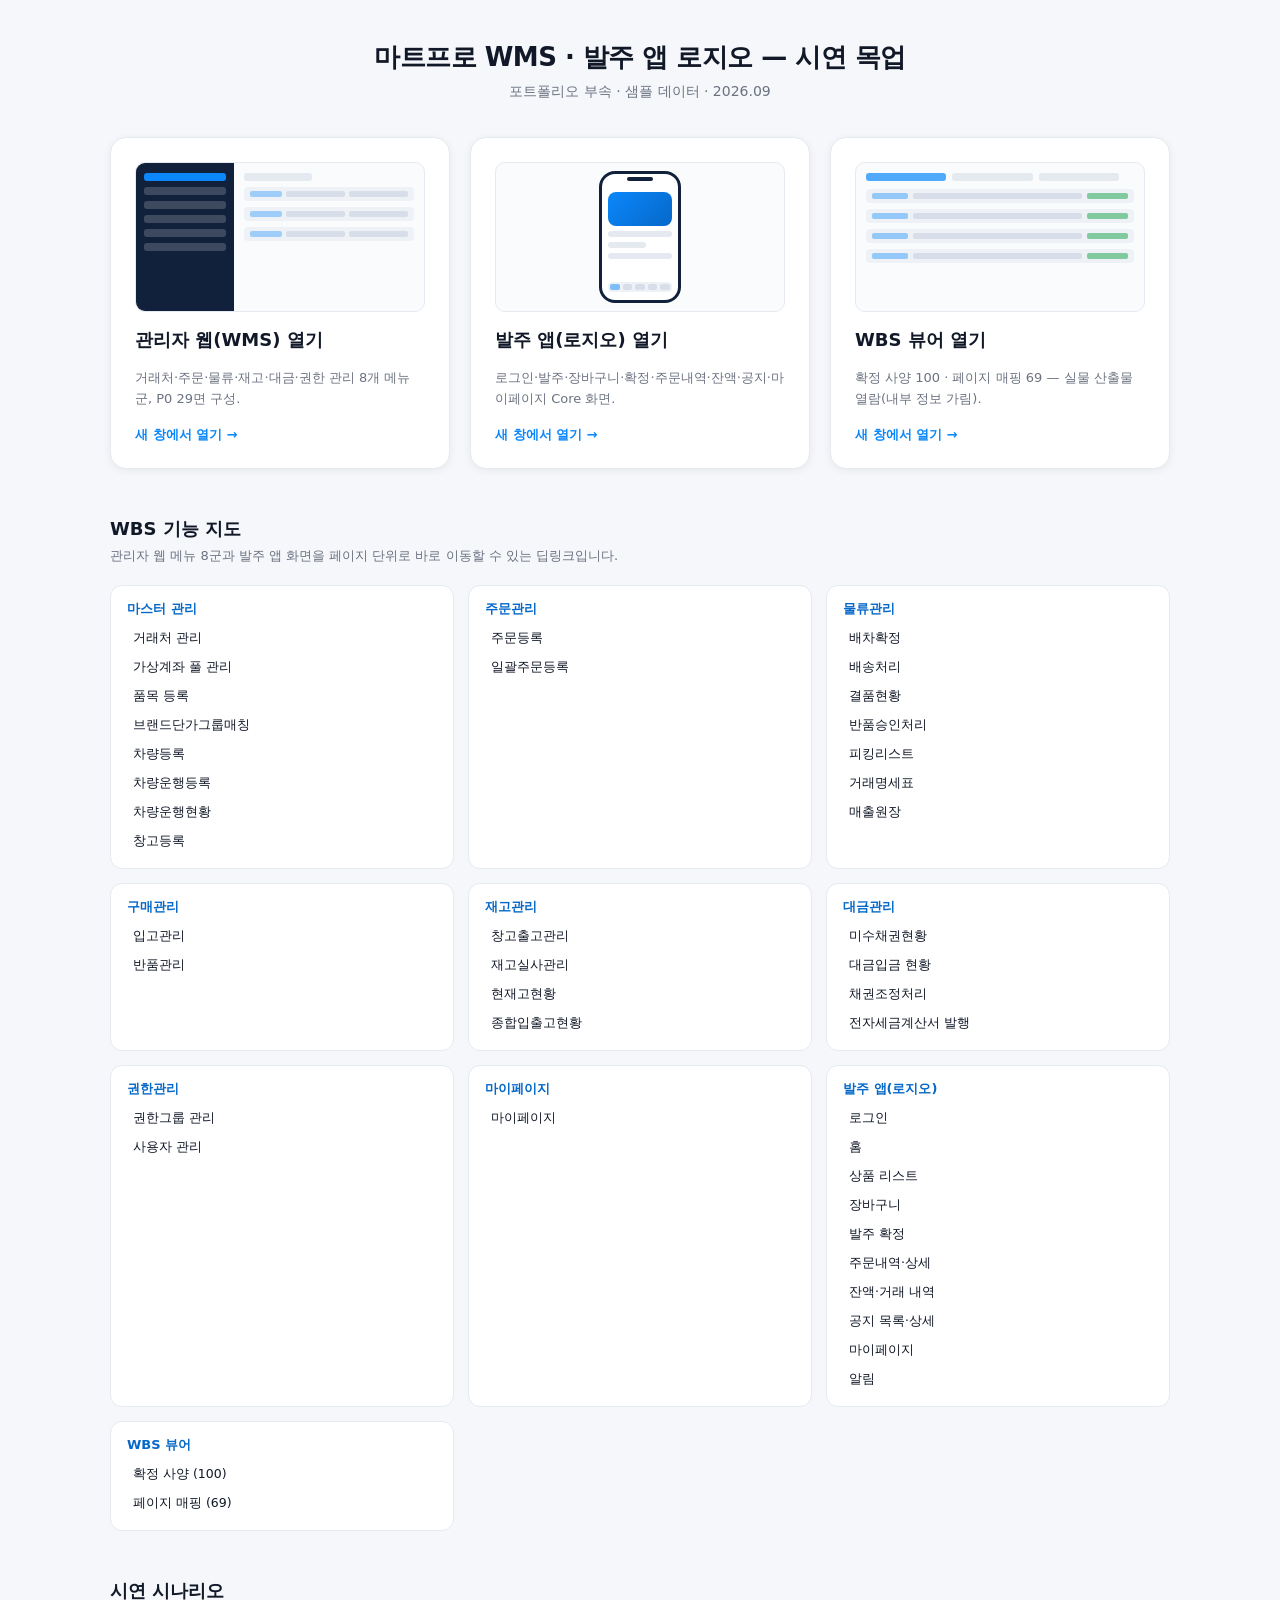
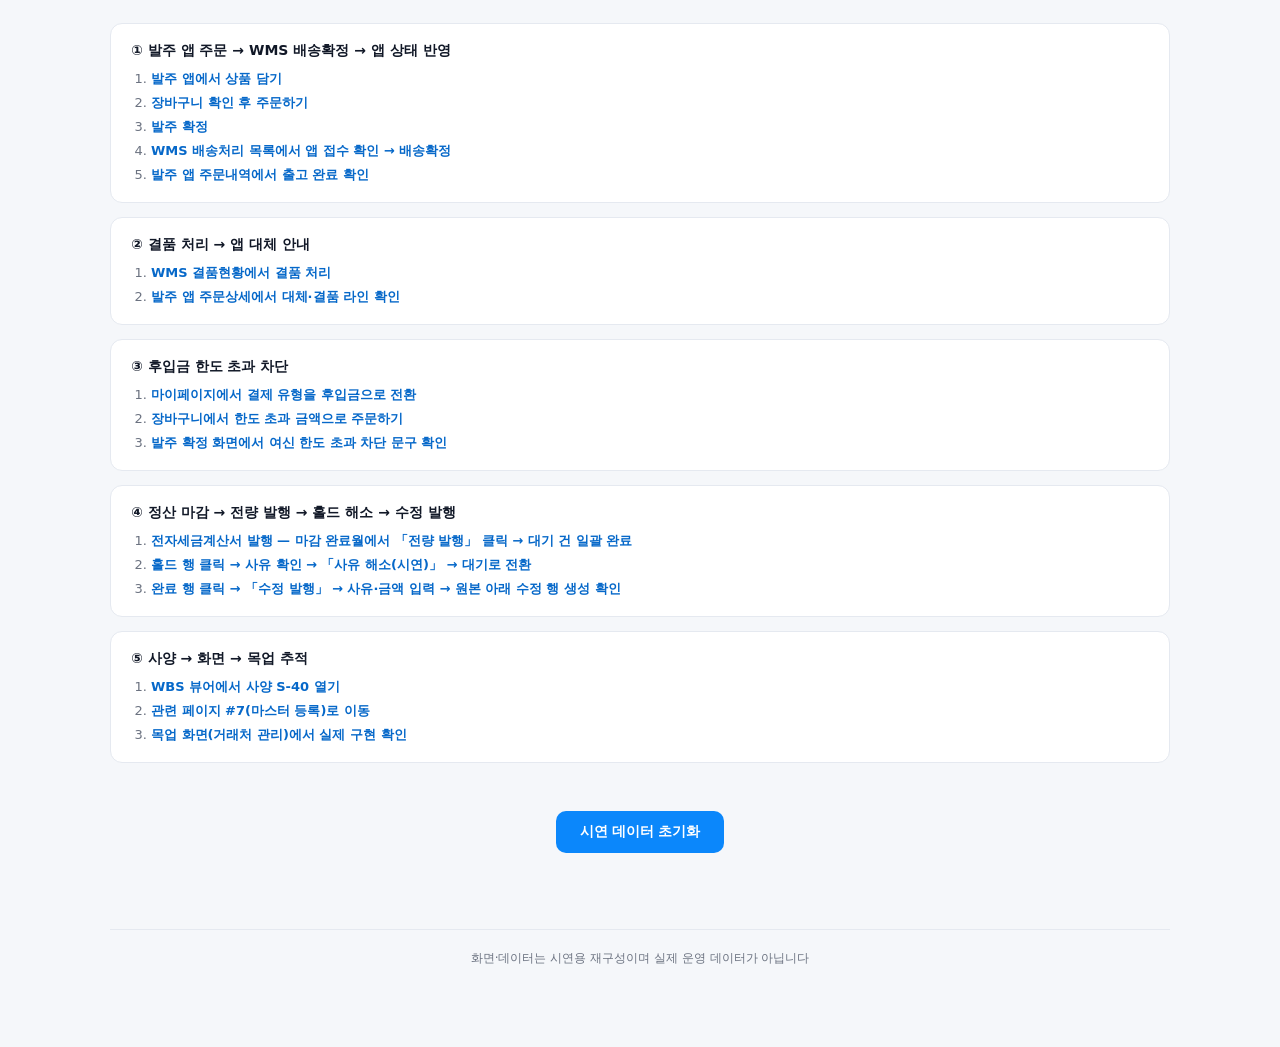
<file: out/index.html>
<!doctype html>
<html lang="ko">
<head>
<meta charset="utf-8">
<meta name="viewport" content="width=device-width, initial-scale=1">
<title>마트프로 WMS · 발주 앱 로지오 — 시연 목업</title>
<link rel="icon" href="data:,">
<link rel="stylesheet" href="shared/demo.css">
<style>
  .wrap{max-width:1100px;margin:0 auto;padding:40px 20px 80px;}
  header.hero{text-align:center;margin-bottom:36px;}
  header.hero h1{font-size:26px;font-weight:700;margin:0 0 8px;letter-spacing:-.02em;word-break:keep-all;}
  @media (max-width:420px){header.hero h1{font-size:21px;}}
  header.hero p{color:var(--sub);font-size:14px;margin:0;}

  .cards{display:grid;grid-template-columns:1fr 1fr 1fr;gap:20px;margin-bottom:48px;}
  @media (max-width:1000px){.cards{grid-template-columns:1fr 1fr;}}
  @media (max-width:760px){.cards{grid-template-columns:1fr;}}

  .card{
    background:var(--card);border:1px solid var(--line);border-radius:16px;
    padding:24px;display:flex;flex-direction:column;gap:16px;text-decoration:none;color:inherit;
    box-shadow:0 2px 8px rgba(0,0,0,.06);transition:transform .15s ease, box-shadow .15s ease;
  }
  .card:hover{transform:translateY(-2px);box-shadow:0 8px 20px rgba(11,135,251,.12);}
  .card h2{font-size:18px;margin:0;font-weight:700;}
  .card p.desc{margin:0;color:var(--sub);font-size:13px;line-height:1.6;}
  .card .cta{font-size:13px;color:var(--primary);font-weight:600;}

  /* mini mockup: WMS */
  .mini{border-radius:10px;border:1px solid var(--line);background:#fafbfd;overflow:hidden;height:150px;display:flex;}
  .mini-wms-side{width:34%;background:#12213B;display:flex;flex-direction:column;gap:6px;padding:10px 8px;}
  .mini-wms-side i{display:block;height:8px;border-radius:3px;background:rgba(255,255,255,.18);}
  .mini-wms-side i.active{background:var(--primary);}
  .mini-wms-main{flex:1;padding:10px;display:flex;flex-direction:column;gap:6px;}
  .mini-wms-bar{height:8px;border-radius:3px;background:#E5E9F0;width:40%;}
  .mini-wms-row{height:14px;border-radius:4px;background:#EEF2F7;display:flex;align-items:center;padding:0 6px;gap:4px;}
  .mini-wms-row i{height:6px;border-radius:2px;background:#D7DEE9;flex:1;}
  .mini-wms-row i:first-child{flex:0 0 20%;background:var(--primary);opacity:.35;}

  /* mini mockup: app phone */
  .mini-phone{border-radius:10px;border:1px solid var(--line);background:#fafbfd;display:flex;align-items:center;justify-content:center;height:150px;}
  .mini-phone-body{width:82px;height:132px;border-radius:16px;border:3px solid #12213B;background:#fff;position:relative;padding:8px 6px;display:flex;flex-direction:column;gap:5px;}
  .mini-phone-notch{position:absolute;top:3px;left:50%;transform:translateX(-50%);width:26px;height:4px;border-radius:2px;background:#12213B;}
  .mini-phone-hero{height:34px;border-radius:8px;background:linear-gradient(135deg,var(--primary),var(--primary-dark));margin-top:10px;}
  .mini-phone-line{height:6px;border-radius:3px;background:#E5E9F0;}
  .mini-phone-line.short{width:60%;}
  .mini-phone-tabbar{margin-top:auto;height:10px;border-radius:4px;background:#EEF2F7;display:flex;gap:3px;padding:2px;}
  .mini-phone-tabbar i{flex:1;border-radius:2px;background:#D7DEE9;}
  .mini-phone-tabbar i:first-child{background:var(--primary);opacity:.5;}

  /* mini mockup: WBS 뷰어 (테이블/행 실루엣) */
  .mini-wbs{border-radius:10px;border:1px solid var(--line);background:#fafbfd;overflow:hidden;height:150px;padding:10px;display:flex;flex-direction:column;gap:6px;}
  .mini-wbs-tabs{display:flex;gap:6px;margin-bottom:2px;}
  .mini-wbs-tabs i{height:8px;width:30%;border-radius:3px;background:#E5E9F0;}
  .mini-wbs-tabs i:first-child{background:var(--primary);opacity:.7;}
  .mini-wbs-row{height:14px;border-radius:4px;background:#EEF2F7;display:flex;align-items:center;padding:0 6px;gap:5px;}
  .mini-wbs-row i{height:6px;border-radius:2px;background:#D7DEE9;}
  .mini-wbs-row i.id{flex:0 0 14%;background:var(--primary);opacity:.4;}
  .mini-wbs-row i.bar{flex:1;}
  .mini-wbs-row i.badge{flex:0 0 16%;background:var(--ok);opacity:.5;}

  section.map{margin-bottom:48px;}
  section.map > h2{font-size:18px;font-weight:700;margin:0 0 6px;}
  section.map > p.lead{color:var(--sub);font-size:13px;margin:0 0 20px;}

  .map-grid{display:grid;grid-template-columns:repeat(3,1fr);gap:14px;}
  @media (max-width:900px){.map-grid{grid-template-columns:repeat(2,1fr);}}
  @media (max-width:600px){.map-grid{grid-template-columns:1fr;}}

  .group{background:var(--card);border:1px solid var(--line);border-radius:12px;padding:14px 16px;}
  .group h3{font-size:13px;margin:0 0 8px;color:var(--primary-dark);font-weight:700;}
  .group ul{list-style:none;margin:0;padding:0;display:flex;flex-direction:column;gap:4px;}
  .group li a{display:block;font-size:12.5px;color:var(--ink);text-decoration:none;padding:4px 6px;border-radius:6px;}
  .group li a:hover{background:#EDF5FF;color:var(--primary-dark);}

  .app-col h3{font-size:13px;margin:0 0 8px;color:var(--primary-dark);font-weight:700;}

  section.scenarios{margin-bottom:48px;}
  section.scenarios > h2{font-size:18px;font-weight:700;margin:0 0 20px;}
  .scenario{background:var(--card);border:1px solid var(--line);border-radius:12px;padding:18px 20px;margin-bottom:14px;}
  .scenario h3{font-size:14px;margin:0 0 10px;}
  .scenario ol{margin:0;padding-left:20px;display:flex;flex-direction:column;gap:6px;}
  .scenario ol li{font-size:13px;color:var(--sub);}
  .scenario ol li a{color:var(--primary-dark);text-decoration:none;font-weight:600;}
  .scenario ol li a:hover{text-decoration:underline;}

  section.reset{text-align:center;margin-bottom:48px;}
  #resetBtn{
    background:var(--primary);color:#fff;border:none;border-radius:10px;
    padding:12px 24px;font-size:14px;font-weight:600;cursor:pointer;
  }
  #resetBtn:hover{background:var(--primary-dark);}
  #resetMsg{margin-top:10px;font-size:13px;color:var(--ok);min-height:18px;}

  footer{text-align:center;color:var(--sub);font-size:12px;padding-top:20px;border-top:1px solid var(--line);}
</style>
</head>
<body>
<div class="wrap">

  <header class="hero">
    <h1>마트프로 WMS · 발주 앱 로지오 — 시연 목업</h1>
    <p>포트폴리오 부속 · 샘플 데이터 · 2026.09</p>
  </header>

  <div class="cards">
    <a class="card" href="wms/index.html" target="_blank" rel="noopener">
      <div class="mini">
        <div class="mini-wms-side">
          <i class="active"></i><i></i><i></i><i></i><i></i><i></i>
        </div>
        <div class="mini-wms-main">
          <div class="mini-wms-bar"></div>
          <div class="mini-wms-row"><i></i><i></i><i></i></div>
          <div class="mini-wms-row"><i></i><i></i><i></i></div>
          <div class="mini-wms-row"><i></i><i></i><i></i></div>
        </div>
      </div>
      <h2>관리자 웹(WMS) 열기</h2>
      <p class="desc">거래처·주문·물류·재고·대금·권한 관리 8개 메뉴군, P0 29면 구성.</p>
      <span class="cta">새 창에서 열기 →</span>
    </a>

    <a class="card" href="app/index.html" target="_blank" rel="noopener">
      <div class="mini-phone">
        <div class="mini-phone-body">
          <div class="mini-phone-notch"></div>
          <div class="mini-phone-hero"></div>
          <div class="mini-phone-line"></div>
          <div class="mini-phone-line short"></div>
          <div class="mini-phone-line"></div>
          <div class="mini-phone-tabbar"><i></i><i></i><i></i><i></i><i></i></div>
        </div>
      </div>
      <h2>발주 앱(로지오) 열기</h2>
      <p class="desc">로그인·발주·장바구니·확정·주문내역·잔액·공지·마이페이지 Core 화면.</p>
      <span class="cta">새 창에서 열기 →</span>
    </a>

    <a class="card" href="wbs/index.html" target="_blank" rel="noopener">
      <div class="mini-wbs">
        <div class="mini-wbs-tabs"><i></i><i></i><i></i></div>
        <div class="mini-wbs-row"><i class="id"></i><i class="bar"></i><i class="badge"></i></div>
        <div class="mini-wbs-row"><i class="id"></i><i class="bar"></i><i class="badge"></i></div>
        <div class="mini-wbs-row"><i class="id"></i><i class="bar"></i><i class="badge"></i></div>
        <div class="mini-wbs-row"><i class="id"></i><i class="bar"></i><i class="badge"></i></div>
      </div>
      <h2>WBS 뷰어 열기</h2>
      <p class="desc">확정 사양 100 · 페이지 매핑 69 — 실물 산출물 열람(내부 정보 가림).</p>
      <span class="cta">새 창에서 열기 →</span>
    </a>
  </div>

  <section class="map">
    <h2>WBS 기능 지도</h2>
    <p class="lead">관리자 웹 메뉴 8군과 발주 앱 화면을 페이지 단위로 바로 이동할 수 있는 딥링크입니다.</p>
    <div class="map-grid">

      <div class="group">
        <h3>마스터 관리</h3>
        <ul>
          <li><a href="wms/index.html#/system/partner" target="_blank" rel="noopener">거래처 관리</a></li>
          <li><a href="wms/index.html#/system/virtual-account" target="_blank" rel="noopener">가상계좌 풀 관리</a></li>
          <li><a href="wms/index.html#/system/product" target="_blank" rel="noopener">품목 등록</a></li>
          <li><a href="wms/index.html#/system/brand-price-match" target="_blank" rel="noopener">브랜드단가그룹매칭</a></li>
          <li><a href="wms/index.html#/system/vehicle" target="_blank" rel="noopener">차량등록</a></li>
          <li><a href="wms/index.html#/system/vehicle-routes" target="_blank" rel="noopener">차량운행등록</a></li>
          <li><a href="wms/index.html#/system/vehicle-status" target="_blank" rel="noopener">차량운행현황</a></li>
          <li><a href="wms/index.html#/system/warehouse" target="_blank" rel="noopener">창고등록</a></li>
        </ul>
      </div>

      <div class="group">
        <h3>주문관리</h3>
        <ul>
          <li><a href="wms/index.html#/order/register" target="_blank" rel="noopener">주문등록</a></li>
          <li><a href="wms/index.html#/order/bulk-register" target="_blank" rel="noopener">일괄주문등록</a></li>
        </ul>
      </div>

      <div class="group">
        <h3>물류관리</h3>
        <ul>
          <li><a href="wms/index.html#/logistics/dispatch" target="_blank" rel="noopener">배차확정</a></li>
          <li><a href="wms/index.html#/logistics/order-confirm" target="_blank" rel="noopener">배송처리</a></li>
          <li><a href="wms/index.html#/logistics/shortage" target="_blank" rel="noopener">결품현황</a></li>
          <li><a href="wms/index.html#/logistics/return-approval" target="_blank" rel="noopener">반품승인처리</a></li>
          <li><a href="wms/index.html#/logistics/picking" target="_blank" rel="noopener">피킹리스트</a></li>
          <li><a href="wms/index.html#/logistics/trade-statement" target="_blank" rel="noopener">거래명세표</a></li>
          <li><a href="wms/index.html#/logistics/sales-ledger" target="_blank" rel="noopener">매출원장</a></li>
        </ul>
      </div>

      <div class="group">
        <h3>구매관리</h3>
        <ul>
          <li><a href="wms/index.html#/purchase/receiving" target="_blank" rel="noopener">입고관리</a></li>
          <li><a href="wms/index.html#/purchase/return" target="_blank" rel="noopener">반품관리</a></li>
        </ul>
      </div>

      <div class="group">
        <h3>재고관리</h3>
        <ul>
          <li><a href="wms/index.html#/inventory/outbound" target="_blank" rel="noopener">창고출고관리</a></li>
          <li><a href="wms/index.html#/inventory/audit" target="_blank" rel="noopener">재고실사관리</a></li>
          <li><a href="wms/index.html#/inventory/status" target="_blank" rel="noopener">현재고현황</a></li>
          <li><a href="wms/index.html#/inventory/report" target="_blank" rel="noopener">종합입출고현황</a></li>
        </ul>
      </div>

      <div class="group">
        <h3>대금관리</h3>
        <ul>
          <li><a href="wms/index.html#/payment/receivables" target="_blank" rel="noopener">미수채권현황</a></li>
          <li><a href="wms/index.html#/payment/charge-balance" target="_blank" rel="noopener">대금입금 현황</a></li>
          <li><a href="wms/index.html#/payment/credit-adjustment" target="_blank" rel="noopener">채권조정처리</a></li>
          <li><a href="wms/index.html#/payment/tax-invoice" target="_blank" rel="noopener">전자세금계산서 발행</a></li>
        </ul>
      </div>

      <div class="group">
        <h3>권한관리</h3>
        <ul>
          <li><a href="wms/index.html#/permission/group" target="_blank" rel="noopener">권한그룹 관리</a></li>
          <li><a href="wms/index.html#/permission/user" target="_blank" rel="noopener">사용자 관리</a></li>
        </ul>
      </div>

      <div class="group">
        <h3>마이페이지</h3>
        <ul>
          <li><a href="wms/index.html#/mypage" target="_blank" rel="noopener">마이페이지</a></li>
        </ul>
      </div>

      <div class="group app-col">
        <h3>발주 앱(로지오)</h3>
        <ul>
          <li><a href="app/index.html#/login" target="_blank" rel="noopener">로그인</a></li>
          <li><a href="app/index.html#/home" target="_blank" rel="noopener">홈</a></li>
          <li><a href="app/index.html#/catalog" target="_blank" rel="noopener">상품 리스트</a></li>
          <li><a href="app/index.html#/cart" target="_blank" rel="noopener">장바구니</a></li>
          <li><a href="app/index.html#/confirm" target="_blank" rel="noopener">발주 확정</a></li>
          <li><a href="app/index.html#/history" target="_blank" rel="noopener">주문내역·상세</a></li>
          <li><a href="app/index.html#/balance" target="_blank" rel="noopener">잔액·거래 내역</a></li>
          <li><a href="app/index.html#/notice" target="_blank" rel="noopener">공지 목록·상세</a></li>
          <li><a href="app/index.html#/mypage" target="_blank" rel="noopener">마이페이지</a></li>
          <li><a href="app/index.html#/notify" target="_blank" rel="noopener">알림</a></li>
        </ul>
      </div>

      <div class="group">
        <h3>WBS 뷰어</h3>
        <ul>
          <li><a href="wbs/index.html#/specs" target="_blank" rel="noopener">확정 사양 (100)</a></li>
          <li><a href="wbs/index.html#/pages" target="_blank" rel="noopener">페이지 매핑 (69)</a></li>
        </ul>
      </div>

    </div>
  </section>

  <section class="scenarios">
    <h2>시연 시나리오</h2>

    <div class="scenario">
      <h3>① 발주 앱 주문 → WMS 배송확정 → 앱 상태 반영</h3>
      <ol>
        <li><a href="app/index.html#/catalog" target="_blank" rel="noopener">발주 앱에서 상품 담기</a></li>
        <li><a href="app/index.html#/cart" target="_blank" rel="noopener">장바구니 확인 후 주문하기</a></li>
        <li><a href="app/index.html#/confirm" target="_blank" rel="noopener">발주 확정</a></li>
        <li><a href="wms/index.html#/logistics/order-confirm" target="_blank" rel="noopener">WMS 배송처리 목록에서 앱 접수 확인 → 배송확정</a></li>
        <li><a href="app/index.html#/history" target="_blank" rel="noopener">발주 앱 주문내역에서 출고 완료 확인</a></li>
      </ol>
    </div>

    <div class="scenario">
      <h3>② 결품 처리 → 앱 대체 안내</h3>
      <ol>
        <li><a href="wms/index.html#/logistics/shortage" target="_blank" rel="noopener">WMS 결품현황에서 결품 처리</a></li>
        <li><a href="app/index.html#/history" target="_blank" rel="noopener">발주 앱 주문상세에서 대체·결품 라인 확인</a></li>
      </ol>
    </div>

    <div class="scenario">
      <h3>③ 후입금 한도 초과 차단</h3>
      <ol>
        <li><a href="app/index.html#/mypage" target="_blank" rel="noopener">마이페이지에서 결제 유형을 후입금으로 전환</a></li>
        <li><a href="app/index.html#/cart" target="_blank" rel="noopener">장바구니에서 한도 초과 금액으로 주문하기</a></li>
        <li><a href="app/index.html#/confirm" target="_blank" rel="noopener">발주 확정 화면에서 여신 한도 초과 차단 문구 확인</a></li>
      </ol>
    </div>

    <div class="scenario">
      <h3>④ 정산 마감 → 전량 발행 → 홀드 해소 → 수정 발행</h3>
      <ol>
        <li><a href="wms/index.html#/payment/tax-invoice" target="_blank" rel="noopener">전자세금계산서 발행 — 마감 완료월에서 「전량 발행」 클릭 → 대기 건 일괄 완료</a></li>
        <li><a href="wms/index.html#/payment/tax-invoice" target="_blank" rel="noopener">홀드 행 클릭 → 사유 확인 → 「사유 해소(시연)」 → 대기로 전환</a></li>
        <li><a href="wms/index.html#/payment/tax-invoice" target="_blank" rel="noopener">완료 행 클릭 → 「수정 발행」 → 사유·금액 입력 → 원본 아래 수정 행 생성 확인</a></li>
      </ol>
    </div>
    <div class="scenario">
      <h3>⑤ 사양 → 화면 → 목업 추적</h3>
      <ol>
        <li><a href="wbs/index.html#/specs/S-40" target="_blank" rel="noopener">WBS 뷰어에서 사양 S-40 열기</a></li>
        <li><a href="wbs/index.html#/pages/7" target="_blank" rel="noopener">관련 페이지 #7(마스터 등록)로 이동</a></li>
        <li><a href="wms/index.html#/system/partner" target="_blank" rel="noopener">목업 화면(거래처 관리)에서 실제 구현 확인</a></li>
      </ol>
    </div>
  </section>

  <section class="reset">
    <button id="resetBtn" type="button">시연 데이터 초기화</button>
    <div id="resetMsg"></div>
  </section>

  <footer>화면·데이터는 시연용 재구성이며 실제 운영 데이터가 아닙니다</footer>
</div>

<script src="shared/bridge.js"></script>
<script>
  document.getElementById('resetBtn').addEventListener('click', function () {
    var msg = document.getElementById('resetMsg');
    if (window.BRIDGE && typeof window.BRIDGE.resetDemo === 'function') {
      window.BRIDGE.resetDemo();
      msg.textContent = '시연 데이터를 초기화했습니다.';
    } else {
      msg.textContent = '초기화 기능을 불러오지 못했습니다.';
      msg.style.color = 'var(--warn)';
    }
  });
</script>
</body>
</html>
</file>
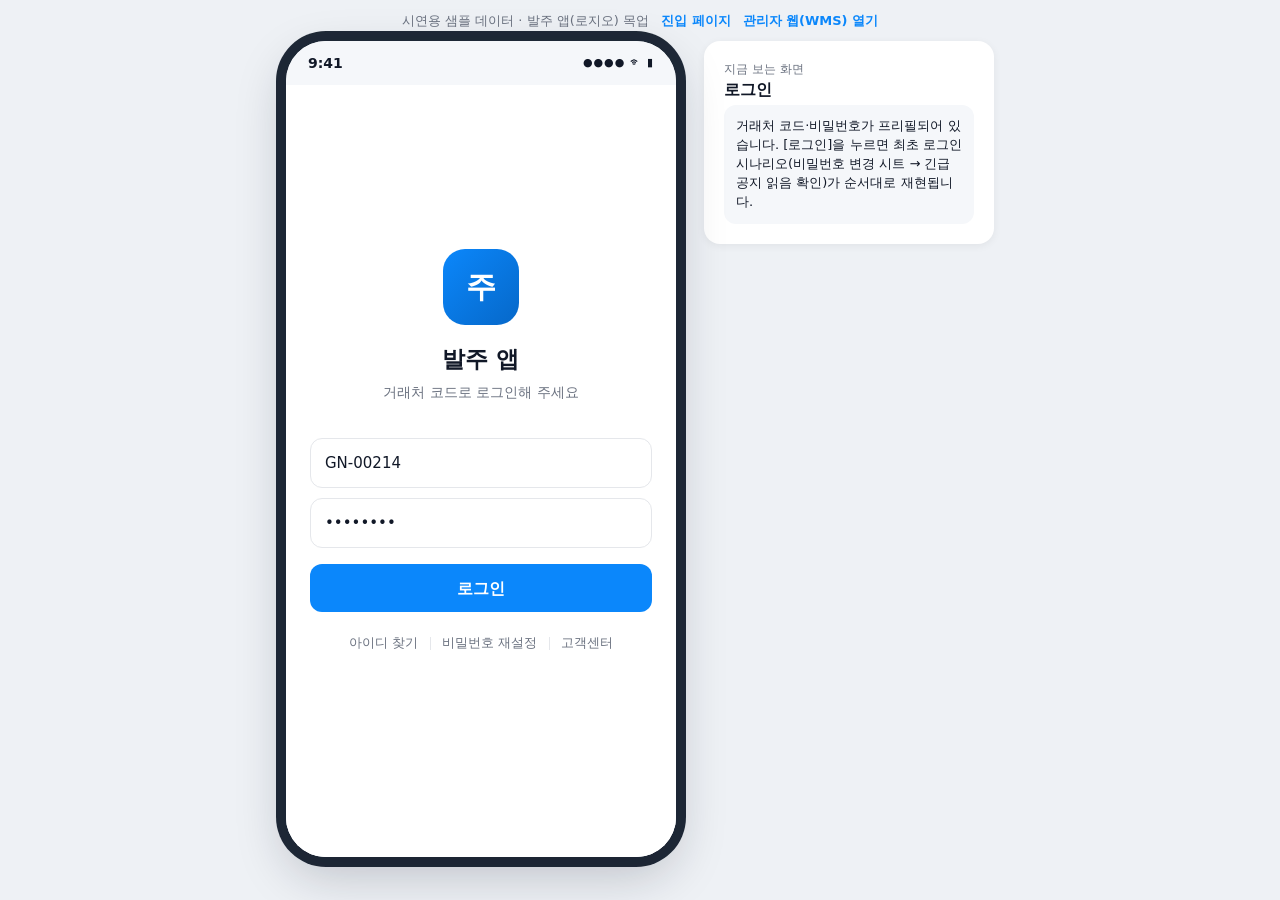
<file: out/app/index.html>
<!DOCTYPE html>
<html lang="ko">
<head>
<meta charset="utf-8">
<meta name="viewport" content="width=device-width,initial-scale=1,viewport-fit=cover">
<title>로지오 · 발주 앱 시연 목업</title>
<link rel="icon" href="data:,">
<link rel="stylesheet" href="app.css">
</head>
<body>
<div class="stage">
  <div class="toplabel">
    <span>시연용 샘플 데이터 · 발주 앱(로지오) 목업</span>
    <a href="../index.html">진입 페이지</a>
    <a href="../wms/index.html">관리자 웹(WMS) 열기</a>
  </div>
  <div class="row2">
    <div class="phone" id="phone"></div>
    <aside class="panel" id="panel"></aside>
  </div>
</div>

<script src="../shared/bridge.js"></script>
<script src="data.js"></script>
<script src="core.js"></script>
<script src="screens/s-login.js"></script>
<script src="screens/s-home.js"></script>
<script src="screens/s-catalog.js"></script>
<script src="screens/s-cart.js"></script>
<script src="screens/s-confirm.js"></script>
<script src="screens/s-history.js"></script>
<script src="screens/s-balance.js"></script>
<script src="screens/s-notice.js"></script>
<script src="screens/s-mypage.js"></script>
<script>
  // 모든 화면 모듈 로드 후 최초 렌더 (미작성 모듈은 '준비 중' 플레이스홀더)
  if (window.APP) { if (!location.hash) { location.hash = APP.state.loggedIn ? '#/home' : '#/login'; } APP.render(); }
</script>
</body>
</html>
</file>
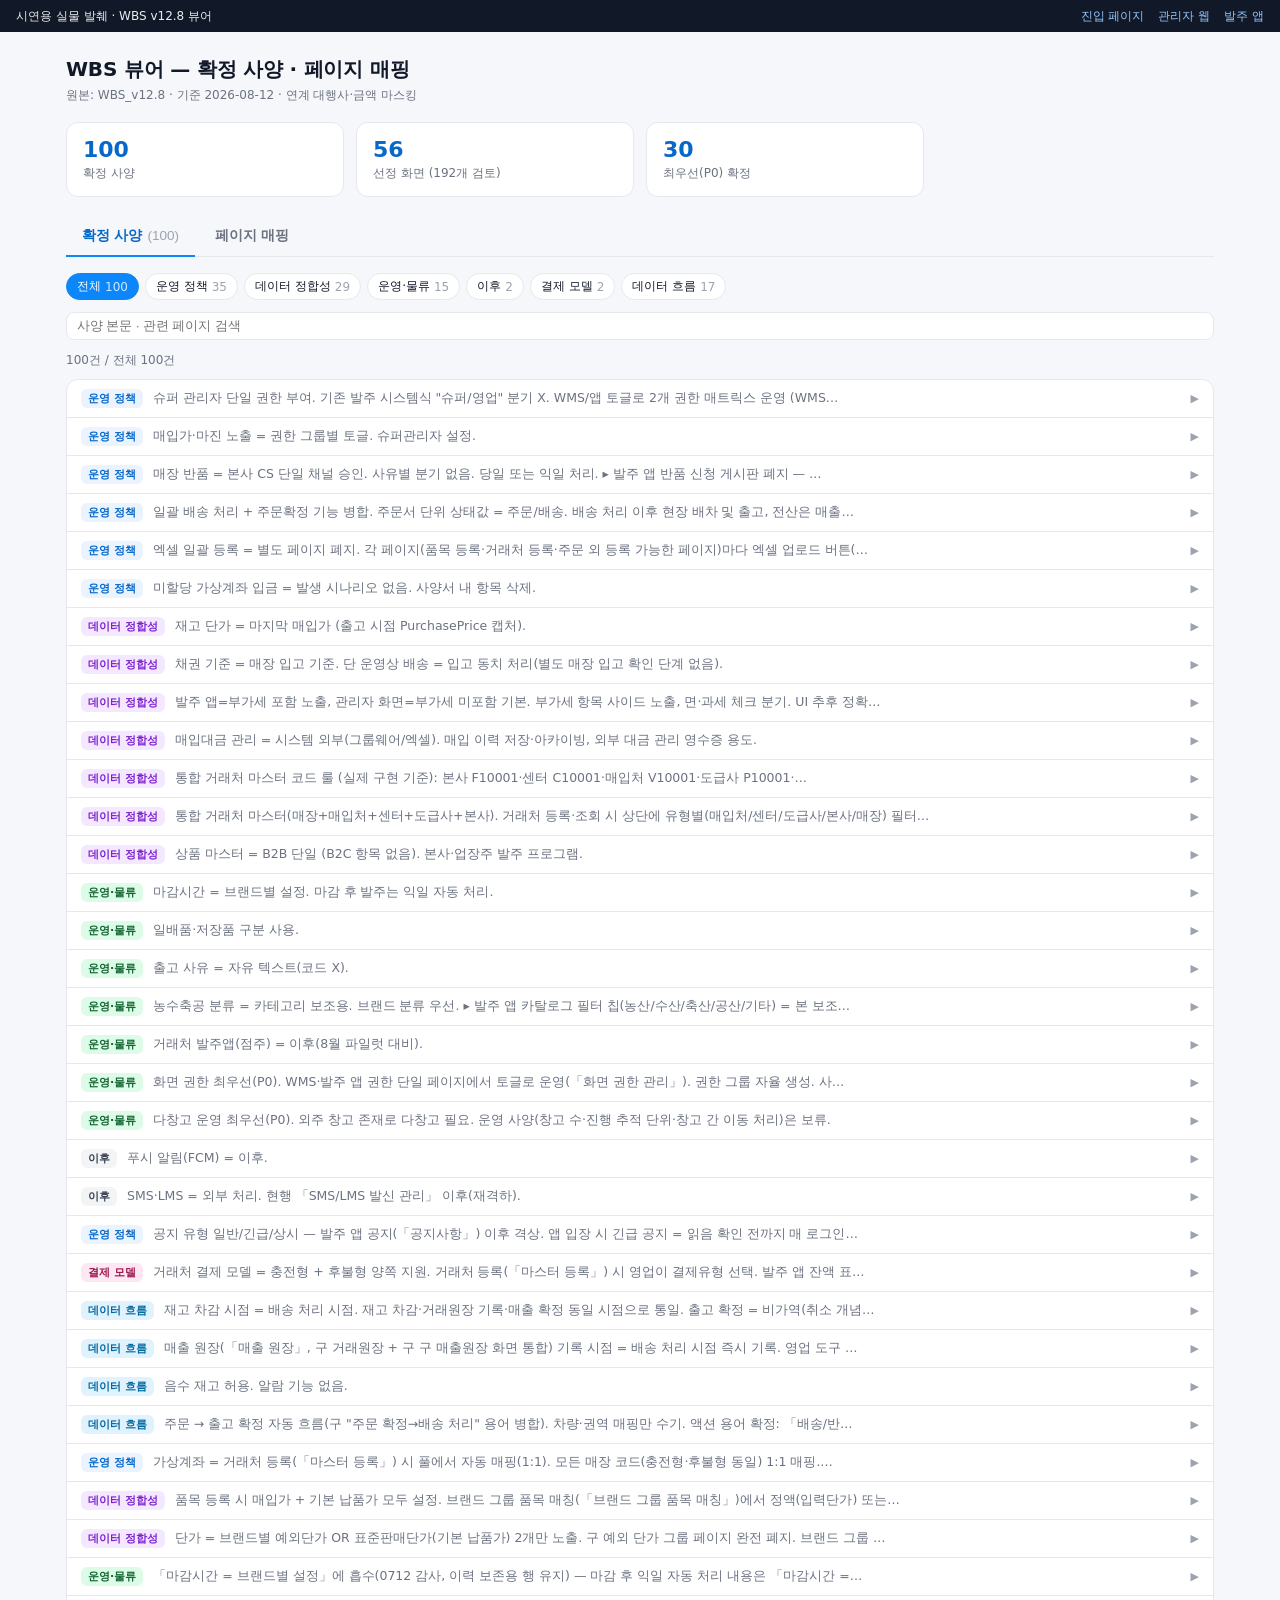
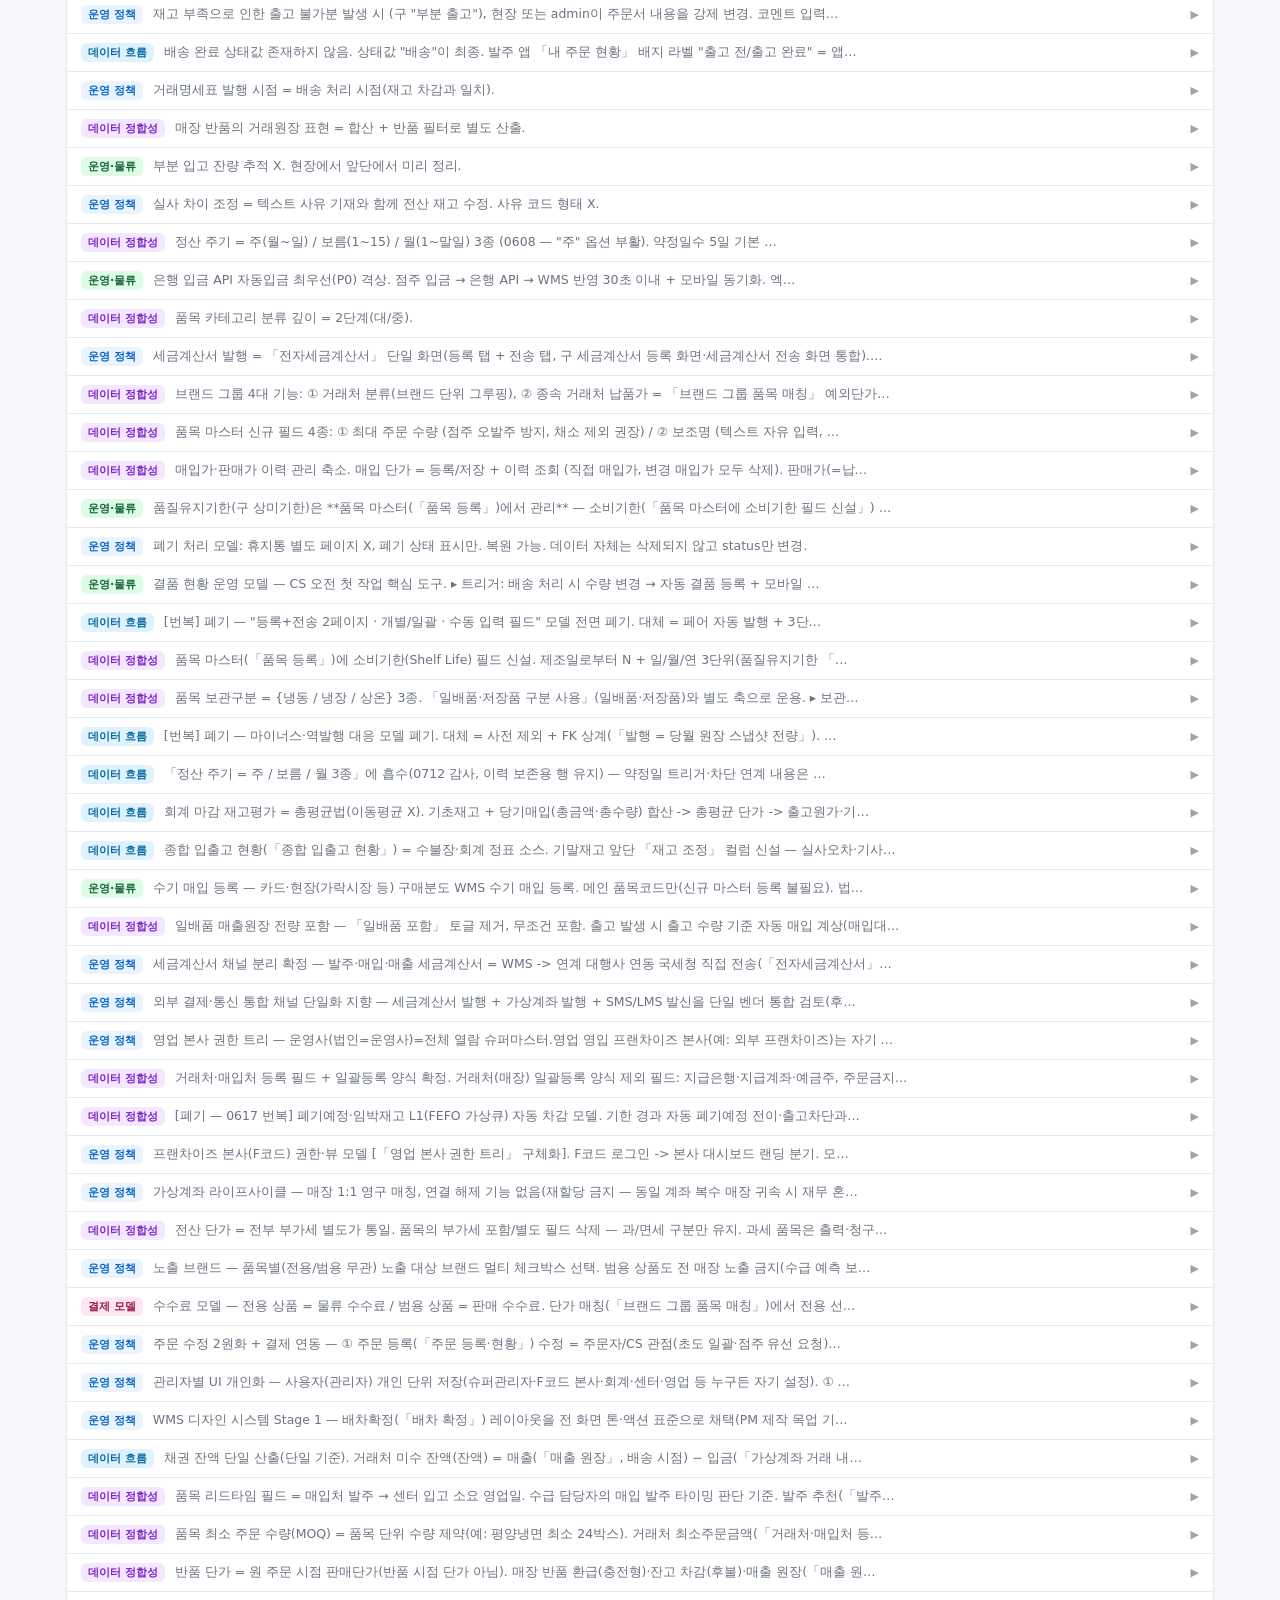
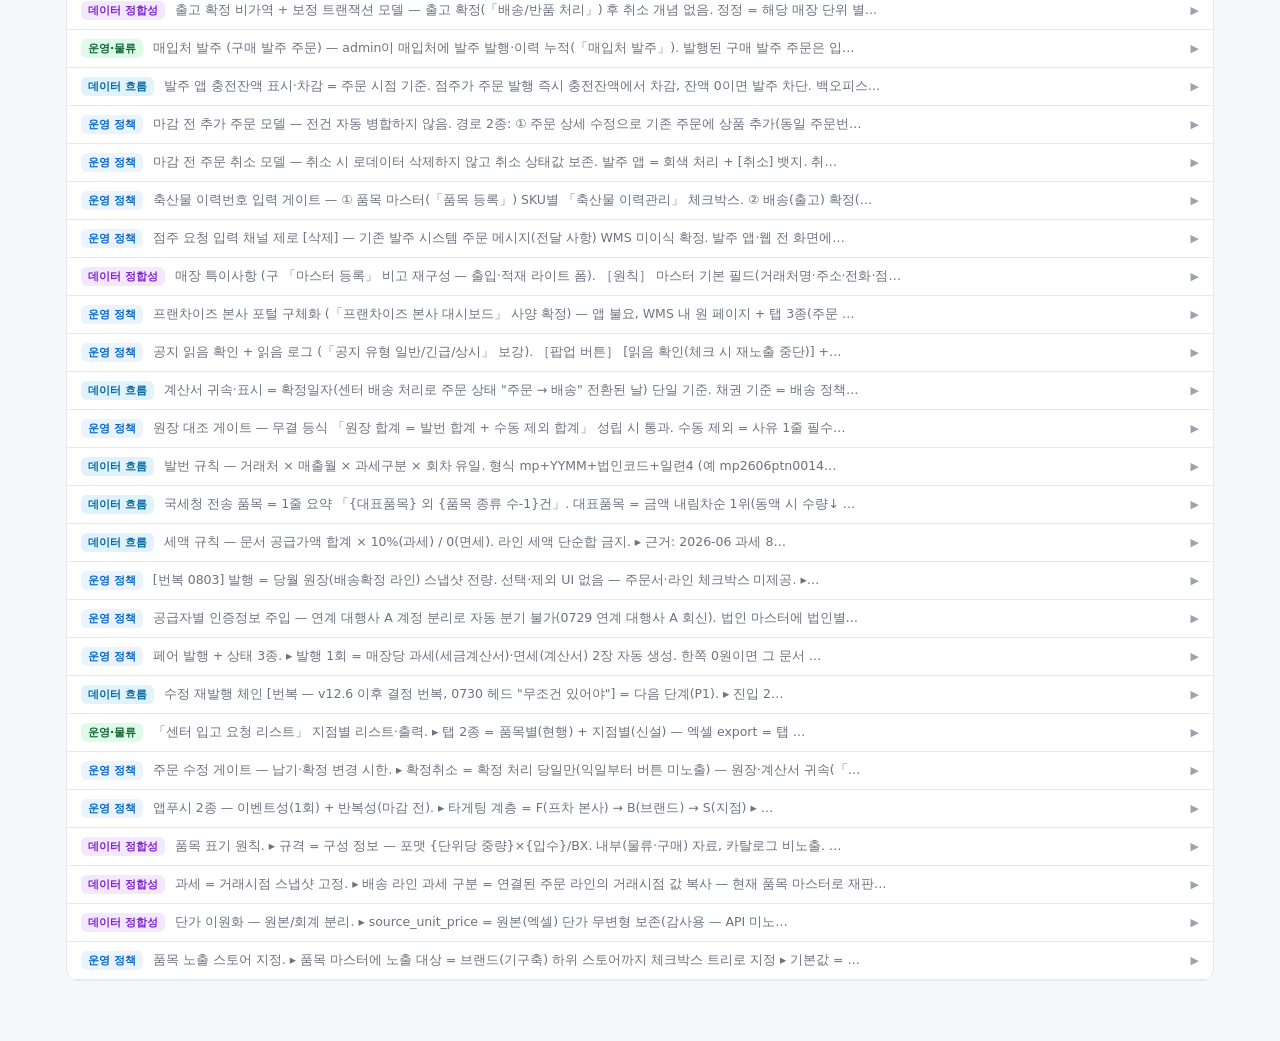
<file: out/wbs/index.html>
<!doctype html>
<html lang="ko">
<head>
<meta charset="utf-8">
<meta name="viewport" content="width=device-width, initial-scale=1">
<title>WBS 뷰어 · WMS</title>
<link rel="icon" href="data:,">
<link rel="stylesheet" href="wbs.css">
</head>
<body>

<div id="wbsBanner">
  <span class="l">시연용 실물 발췌 · WBS v12.8 뷰어</span>
  <span class="r">
    <a href="../index.html">진입 페이지</a>
    <a href="../wms/index.html">관리자 웹</a>
    <a href="../app/index.html">발주 앱</a>
  </span>
</div>

<div class="wrap">
  <div id="fetchNotice"></div>

  <h1 class="pagetitle">WBS 뷰어 — 확정 사양 · 페이지 매핑</h1>
  <p class="srcnote" id="srcNote">원본 정보를 불러오는 중…</p>

  <div class="summary">
    <div class="tile"><div class="num" id="sumSpecs">-</div><div class="lbl">확정 사양</div></div>
    <div class="tile"><div class="num" id="sumPages">-</div><div class="lbl">선정 화면 (192개 검토)</div></div>
    <div class="tile"><div class="num" id="sumP0">-</div><div class="lbl">최우선(P0) 확정</div></div>
  </div>

  <div class="tabs">
    <button class="tab-btn active" data-tab="specs">확정 사양 <span class="cnt" id="tabCntSpecs"></span></button>
    <button class="tab-btn" data-tab="pages">페이지 매핑</button>
  </div>

  <!-- ---------- 확정 사양 ---------- -->
  <section class="tabpanel active" id="panel-specs">
    <div class="filterbar">
      <div class="chips" id="specsCatChips"></div>
    </div>
    <div class="filterbar">
      <input class="search" id="specsSearch" type="text" placeholder="사양 본문 · 관련 페이지 검색">
    </div>
    <p class="resultcnt" id="specsResultCnt"></p>
    <div class="list" id="specsList"></div>
  </section>

  <!-- ---------- 페이지 매핑 ---------- -->
  <section class="tabpanel" id="panel-pages">
    <div class="filterbar">
      <div class="chips" id="pagesPriChips"></div>
    </div>
    <div class="filterbar">
      <select class="dsel" id="pagesDomainSel"></select>
      <input class="search" id="pagesSearch" type="text" placeholder="페이지 이름 · 도메인 · 결정사항 검색">
    </div>
    <p class="resultcnt" id="pagesResultCnt"></p>
    <div class="list" id="pagesList"></div>
  </section>


</div>

<script src="wbs-data.js"></script>
<script src="app.js"></script>
</body>
</html>
</file>
<file: out/shared/demo.css>
/* 진입·배너 공용 토큰 */
:root{
  --bg:#F5F7FA;
  --card:#fff;
  --ink:#111827;
  --sub:#6B7280;
  --line:#E5E9F0;
  --primary:#0B87FB;
  --primary-dark:#0668C9;
  --warn:#EF4444;
  --ok:#16A34A;
  --amber:#F59E0B;
}
*{box-sizing:border-box;}
body{
  margin:0;
  font-family:system-ui,-apple-system,"Segoe UI",Roboto,"Apple SD Gothic Neo","Malgun Gothic",sans-serif;
  background:var(--bg);
  color:var(--ink);
}
</file>
<file: out/app/app.css>
/* app.css — 발주 앱(로지오) 목업 토큰·컴포넌트 (NOTES.md §5-1) */
:root{
  --pri:#0B87FB; --pri-d:#0668C9; --pri-l:#E8F3FF;
  --bg:#F5F7FA; --card:#fff; --line:#E5E7EB;
  --t1:#111827; --t2:#6B7280; --t3:#9CA3AF;
  --red:#EF4444; --green:#16A34A; --orange:#F59E0B;
  --r:16px; --sh:0 2px 8px rgba(0,0,0,.06);
}
*{box-sizing:border-box;-webkit-tap-highlight-color:transparent}
html,body{margin:0;padding:0}
body{font-family:system-ui,-apple-system,"Segoe UI",Roboto,sans-serif;background:#EEF1F5;color:var(--t1);font-size:15px;line-height:1.45}
button{font:inherit;color:inherit;cursor:pointer;border:0;background:none}
input{font:inherit}
a{color:inherit}

/* ---------- 데스크톱 무대 ---------- */
.stage{min-height:100vh;display:flex;flex-direction:column;align-items:center;padding:24px 16px 48px}
.toplabel{font-size:13px;color:var(--t2);margin-bottom:14px;display:flex;gap:12px;align-items:center;flex-wrap:wrap;justify-content:center}
.toplabel a{color:var(--pri);text-decoration:none;font-weight:600}
.row2{display:flex;gap:28px;align-items:flex-start}
.phone{width:390px;height:844px;border-radius:40px;background:var(--bg);position:relative;overflow:hidden;box-shadow:0 18px 50px rgba(17,24,39,.22),0 0 0 10px #1F2937;flex:none}
/* 낮은 데스크톱 창(예 1280×800): 폰 틀이 창 안에 다 보이게 높이를 줄인다 */
@media (min-width:481px) and (max-height:940px){
  .stage{padding:12px 16px 16px}
  .toplabel{margin-bottom:10px}
  .phone{height:calc(100vh - 84px);min-height:560px}
}
.panel{width:290px;background:#fff;border-radius:16px;box-shadow:var(--sh);padding:20px;font-size:13px;color:var(--t2)}
.panel h3{margin:0 0 4px;font-size:16px;color:var(--t1)}
.panel .wbs{display:inline-block;background:var(--pri-l);color:var(--pri-d);font-weight:700;font-size:12px;padding:3px 9px;border-radius:999px;margin:6px 0 12px}
.panel p{margin:0 0 10px;line-height:1.6}
.panel .hintbox{background:var(--bg);border-radius:12px;padding:12px;color:var(--t1)}

/* ---------- 폰 내부 레이아웃 ---------- */
.statusbar{height:44px;display:flex;align-items:center;justify-content:space-between;padding:0 22px;font-size:14px;font-weight:600;flex:none;background:transparent}
.statusbar .sb-r{display:flex;gap:5px;align-items:center;font-size:11px;letter-spacing:1px}
.screen{position:absolute;inset:0;display:flex;flex-direction:column;background:var(--bg)}
.view{flex:1;overflow-y:auto;-webkit-overflow-scrolling:touch}
.view.pad{padding:0 16px 24px}
.view::-webkit-scrollbar{width:0}

/* ---------- 헤더 ---------- */
.hdr{flex:none;height:52px;display:flex;align-items:center;gap:8px;padding:0 12px;background:#fff;border-bottom:1px solid var(--line)}
.hdr .back{width:34px;height:34px;display:flex;align-items:center;justify-content:center;font-size:22px;color:var(--t1)}
.hdr h1{flex:1;margin:0;font-size:17px;font-weight:700;text-align:center}
.hdr .rgt{width:34px;display:flex;justify-content:center;color:var(--t2)}

/* ---------- 카드 ---------- */
.card{background:var(--card);border-radius:var(--r);box-shadow:var(--sh);padding:16px;margin-top:12px}
.card.flat{box-shadow:none;border:1px solid var(--line)}
.card h2{margin:0 0 10px;font-size:16px;font-weight:700}
.sec-t{display:flex;align-items:center;justify-content:space-between;margin:20px 2px 2px}
.sec-t h2{margin:0;font-size:17px;font-weight:700}
.sec-t .more{font-size:13px;color:var(--t2)}
.muted{color:var(--t2)}
.cap{font-size:12px;color:var(--t2)}
.num{font-variant-numeric:tabular-nums}

/* ---------- 버튼 ---------- */
.btn{display:inline-flex;align-items:center;justify-content:center;gap:6px;height:48px;padding:0 18px;border-radius:12px;font-size:16px;font-weight:700;background:var(--bg);color:var(--t1)}
.btn.primary{background:var(--pri);color:#fff}
.btn.primary:active{background:var(--pri-d)}
.btn.ghost{background:#fff;border:1px solid var(--line);color:var(--t1)}
.btn.danger{background:var(--red);color:#fff}
.btn.block{display:flex;width:100%}
.btn.sm{height:36px;font-size:14px;border-radius:9px;padding:0 12px}
.btn[disabled]{opacity:.45;pointer-events:none}
.btnbar{flex:none;padding:10px 16px calc(10px + env(safe-area-inset-bottom));background:#fff;border-top:1px solid var(--line);display:flex;gap:8px}

/* ---------- 탭바 ---------- */
.tabbar{flex:none;height:62px;display:flex;background:#fff;border-top:1px solid var(--line)}
.tabbar button{flex:1;display:flex;flex-direction:column;align-items:center;justify-content:center;gap:3px;font-size:11px;color:var(--t3);position:relative}
.tabbar button.on{color:var(--pri);font-weight:700}
.tabbar .ic{font-size:19px;line-height:1}
.tabbar .tbadge{position:absolute;top:6px;left:50%;margin-left:4px;min-width:17px;height:17px;padding:0 4px;border-radius:9px;background:var(--orange);color:#fff;font-size:10px;font-weight:700;display:flex;align-items:center;justify-content:center}

/* ---------- 배지/칩 ---------- */
.badge{display:inline-flex;align-items:center;height:22px;padding:0 8px;border-radius:6px;font-size:11px;font-weight:700}
.badge.b-pri{background:var(--pri-l);color:var(--pri-d)}
.badge.b-red{background:#FEE2E2;color:#B91C1C}
.badge.b-green{background:#DCFCE7;color:#15803D}
.badge.b-orange{background:#FEF3C7;color:#B45309}
.badge.b-gray{background:#F1F3F6;color:var(--t2)}
.chips{display:flex;gap:6px;overflow-x:auto;padding:10px 0}
.chips::-webkit-scrollbar{height:0}
.chip{flex:none;height:32px;padding:0 13px;border-radius:999px;background:#fff;border:1px solid var(--line);font-size:13px;color:var(--t2);display:inline-flex;align-items:center;gap:4px}
.chip.on{background:var(--pri);border-color:var(--pri);color:#fff;font-weight:700}
.segs{display:flex;background:#EDF0F4;border-radius:12px;padding:4px;gap:4px}
.segs button{flex:1;height:36px;border-radius:9px;font-size:14px;color:var(--t2)}
.segs button.on{background:#fff;color:var(--t1);font-weight:700;box-shadow:0 1px 3px rgba(0,0,0,.08)}

/* ---------- 리스트 행 ---------- */
.rows{background:#fff;border-radius:var(--r);box-shadow:var(--sh);overflow:hidden;margin-top:12px}
.row{display:flex;align-items:center;gap:10px;padding:13px 14px;border-bottom:1px solid #F1F3F6;text-align:left;width:100%}
.row:last-child{border-bottom:0}
.row .g{flex:1;min-width:0}
.row .g .tt,.row .g .st{display:block}
.row .tt{font-size:14px;font-weight:600;overflow:hidden;text-overflow:ellipsis;white-space:nowrap}
.row .st{font-size:12px;color:var(--t2);margin-top:2px}
.row .rt{font-size:13px;color:var(--t3);white-space:nowrap;margin-left:10px}
.row .badge{flex:none}
.row .arw{color:var(--t3);font-size:16px}
.dot{width:6px;height:6px;border-radius:50%;background:var(--pri);flex:none}

/* ---------- 수량 스테퍼 / 입력 ---------- */
.qty{display:inline-flex;align-items:center;border:1px solid var(--line);border-radius:9px;background:#fff;height:34px}
.qty button{width:32px;height:32px;font-size:17px;color:var(--t2)}
.qty .n{width:34px;text-align:center;font-size:14px;font-weight:700;font-variant-numeric:tabular-nums}
.qty.on{border-color:var(--pri)}
.qty.on .n{color:var(--pri)}
.star{width:30px;height:30px;border-radius:8px;display:flex;align-items:center;justify-content:center;font-size:16px;color:#D1D5DB}
.star.on{color:var(--pri)}
.field{margin-top:10px}
.field label{display:block;font-size:12px;color:var(--t2);margin-bottom:5px}
.input{width:100%;height:50px;border:1px solid var(--line);border-radius:12px;padding:0 14px;background:#fff;font-size:15px;color:var(--t1)}
.input:focus{outline:none;border-color:var(--pri)}

/* ---------- 타임라인 4단 ---------- */
.timeline{display:flex;align-items:flex-start;margin:14px 4px 4px}
.timeline .tstep{flex:1;position:relative;text-align:center;font-size:11px;color:var(--t3)}
.timeline .tstep::before{content:'';position:absolute;top:7px;left:-50%;width:100%;height:2px;background:var(--line)}
.timeline .tstep:first-child::before{display:none}
.timeline .tstep .tdot{width:16px;height:16px;border-radius:50%;background:#fff;border:2px solid var(--line);margin:0 auto 6px;position:relative;z-index:1}
.timeline .tstep.done{color:var(--pri);font-weight:700}
.timeline .tstep.done .tdot{background:var(--pri);border-color:var(--pri)}
.timeline .tstep.done::before{background:var(--pri)}

/* ---------- 바텀시트 / 스크림 / 토스트 / 팝업 ---------- */
.scrim{position:absolute;inset:0;background:rgba(17,24,39,.45);z-index:40;display:flex;align-items:flex-end}
.scrim.center{align-items:center;justify-content:center;padding:0 28px}
.sheet{width:100%;background:#fff;border-radius:20px 20px 0 0;padding:18px 18px calc(18px + env(safe-area-inset-bottom));max-height:80%;overflow-y:auto}
.sheet h2{margin:0 0 4px;font-size:18px;font-weight:700}
.sheet .grab{width:38px;height:4px;border-radius:2px;background:var(--line);margin:0 auto 14px}
.popup{width:100%;background:#fff;border-radius:18px;padding:22px 20px;text-align:center}
.popup h2{margin:12px 0 8px;font-size:19px;font-weight:700;line-height:1.35}
.popup p{margin:0 0 16px;font-size:14px;color:var(--t2)}
.popup .skip{margin-top:12px;font-size:13px;color:var(--t2)}
.toast{position:absolute;left:50%;bottom:86px;transform:translateX(-50%);z-index:60;background:rgba(17,24,39,.92);color:#fff;font-size:13px;padding:11px 16px;border-radius:12px;max-width:80%;text-align:center}

/* ---------- 히어로(홈) ---------- */
.hero{background:linear-gradient(135deg,#0B87FB 0%,#0668C9 100%);border-radius:var(--r);padding:18px;color:#fff;margin-top:12px;box-shadow:0 6px 16px rgba(11,135,251,.28)}
.hero .hrow{display:flex;justify-content:space-between;align-items:center;font-size:12px;opacity:.92}
.hero .hpill{background:rgba(255,255,255,.22);border-radius:999px;padding:3px 9px;font-weight:600}
.hero h2{margin:8px 0 16px;font-size:22px;font-weight:700;line-height:1.35}
.bar{height:6px;border-radius:3px;background:rgba(255,255,255,.28);position:relative;margin-bottom:6px}
.bar i{position:absolute;left:0;top:0;bottom:0;border-radius:3px;background:#fff}
.bar .mk{position:absolute;top:-3px;width:2px;height:12px;background:#FFD666}
.hero .scale{display:flex;justify-content:space-between;font-size:11px;opacity:.9;margin-bottom:14px}
.hero .cta{display:flex;align-items:center;justify-content:space-between;width:100%;height:48px;background:#fff;color:var(--pri-d);border-radius:12px;padding:0 16px;font-size:16px;font-weight:700}
.grid2{display:grid;grid-template-columns:1fr 1fr;gap:10px;margin-top:12px}
.qbox{background:#fff;border-radius:var(--r);box-shadow:var(--sh);padding:14px;text-align:left}
.qbox .qic{font-size:17px}
.qbox .qt{font-size:14px;font-weight:700;margin-top:6px}
.qbox .qs{font-size:12px;color:var(--t2);margin-top:2px}
.qbox .qs b{color:var(--pri)}

/* ---------- 로그인 ---------- */
.login{flex:1;display:flex;flex-direction:column;justify-content:center;padding:0 24px 40px;background:#fff}
.logo{width:76px;height:76px;border-radius:22px;background:linear-gradient(135deg,#0B87FB,#0668C9);margin:0 auto 18px;display:flex;align-items:center;justify-content:center;color:#fff;font-size:30px;font-weight:800}
.login h1{text-align:center;font-size:23px;font-weight:700;margin:0 0 6px}
.login .sub{text-align:center;color:var(--t2);font-size:14px;margin:0 0 26px}
.links{display:flex;justify-content:center;gap:0;margin-top:22px;font-size:13px;color:var(--t2)}
.links button{padding:0 12px;position:relative}
.links button+button::before{content:'';position:absolute;left:0;top:3px;bottom:3px;width:1px;background:var(--line)}
/* 시연용 돌아가기 링크: 모바일에서만(데스크톱은 위 안내 줄에 있음) */
.demo-links{display:none}
@media (max-width:480px){.demo-links{display:flex;justify-content:center;gap:16px;margin-top:28px;font-size:12px}.demo-links a{color:var(--pri);text-decoration:none;font-weight:600}}

/* ---------- 모바일: 프레임 제거 ---------- */
@media (max-width:480px){
  body{background:var(--bg)}
  .stage{padding:0;display:block}
  .toplabel{display:none}
  .row2{display:block}
  .panel{display:none}
  .phone{width:100%;height:100vh;height:100dvh;border-radius:0;box-shadow:none}
}

/* s-balance / s-notice / s-mypage */
.wcard{border-radius:var(--r);padding:18px;color:#fff;margin-top:4px}
.wcard-blue{background:linear-gradient(135deg,#0B87FB 0%,#0668C9 100%);box-shadow:0 6px 16px rgba(11,135,251,.28)}
.wcard-green{background:linear-gradient(135deg,#16A34A 0%,#0F7A38 100%);box-shadow:0 6px 16px rgba(22,163,74,.28)}
.wc-top{display:flex;justify-content:space-between;align-items:center;font-size:13px;opacity:.92}
.badge.b-white{background:rgba(255,255,255,.24);color:#fff}
.wc-amt{font-size:30px;font-weight:800;margin:10px 0 4px;font-variant-numeric:tabular-nums}
.wc-sub{font-size:13px;opacity:.92}
.wc-sub b{font-weight:800}
.wc-limbar{height:8px;border-radius:4px;background:rgba(255,255,255,.28);margin-top:12px;overflow:hidden}
.wc-limbar i{display:block;height:100%;background:#fff;border-radius:4px}
.wc-va{display:flex;align-items:center;justify-content:space-between;background:rgba(255,255,255,.16);border-radius:12px;padding:11px 13px;margin-top:14px}
.wc-va b{display:block;font-size:14px;margin-top:2px}
.cap-w{font-size:11px;opacity:.85}
.ghost-w{background:rgba(255,255,255,.9);color:var(--pri-d)}
.wc-cta{background:rgba(255,255,255,.18);color:#fff;margin-top:12px;height:44px}
.bkrows{display:flex;flex-direction:column;gap:9px}
.bkrow{display:flex;justify-content:space-between;font-size:14px;padding:2px 0}
.bkrow span:last-child{font-weight:700}
.num.neg{color:var(--red)}
.num.pos{color:var(--green)}
.txic{width:34px;height:34px;border-radius:10px;display:flex;align-items:center;justify-content:center;font-size:15px;flex:none;background:var(--pri-l)}
.txic.b-green{background:#DCFCE7}
.txic.b-orange{background:#FEF3C7}

.ucard{display:block;width:100%;text-align:left;background:#fff;border:1.5px solid var(--red);border-radius:var(--r);box-shadow:var(--sh);padding:14px;margin-top:12px}
.ucard-top{display:flex;align-items:center;gap:6px}
.tag-urgent{background:var(--red);color:#fff;font-size:11px;font-weight:700;padding:3px 8px;border-radius:6px}
.ucard h2{margin:8px 0 4px;font-size:16px;font-weight:700}
.ucard-body{margin:0;font-size:13px;color:var(--t2);overflow:hidden;text-overflow:ellipsis;white-space:nowrap}
.ucard-bot{display:flex;justify-content:space-between;align-items:center;margin-top:10px}
.ucard-bot .more{font-size:13px;color:var(--pri);font-weight:700}
.ndet-top{display:flex;align-items:center;gap:8px}
.ndet-title{margin:10px 0 14px;font-size:19px;font-weight:700;line-height:1.4}
.ndet-body p{margin:0 0 12px;font-size:14.5px;line-height:1.7;color:var(--t1)}
.sumbox{background:var(--pri-l);border-radius:12px;padding:13px 14px;margin-bottom:14px}
.sumbox-t{font-size:13px;font-weight:700;color:var(--pri-d);margin-bottom:6px}
.sumbox ul{margin:0;padding-left:18px}
.sumbox li{font-size:13.5px;color:var(--t1);line-height:1.6}

.mp-profile{display:flex;align-items:center;gap:12px}
.mp-ava{width:52px;height:52px;border-radius:50%;background:linear-gradient(135deg,#0B87FB,#0668C9);color:#fff;font-size:20px;font-weight:800;display:flex;align-items:center;justify-content:center;flex:none}
.mp-name{font-size:16px;font-weight:700}
.mp-stats{display:grid;grid-template-columns:1fr 1fr 1fr;gap:10px;margin-top:12px}
.mp-stat{background:#fff;border-radius:var(--r);box-shadow:var(--sh);padding:14px 8px;text-align:center}
.mp-stat b{display:block;font-size:15px;font-weight:800}
.mp-stat span{display:block;font-size:11px;color:var(--t2);margin-top:4px}
.sbar-row{display:flex;justify-content:space-between;align-items:flex-end;height:100px;margin-top:6px}
.sbar-col{display:flex;flex-direction:column;align-items:center;gap:6px;flex:1}
.sbar-track{width:16px;height:76px;display:flex;align-items:flex-end}
.sbar-fill{width:100%;background:var(--pri);border-radius:4px 4px 0 0;min-height:4px}
.unreadbanner{background:var(--pri-l);color:var(--pri-d);font-size:13px;font-weight:700;border-radius:12px;padding:11px 14px;margin-top:12px}
.nic{width:34px;height:34px;border-radius:10px;background:var(--bg);display:flex;align-items:center;justify-content:center;font-size:16px;flex:none}
.nrow .st{white-space:normal}

/* s-confirm / s-history */
.card .bar i{position:absolute;top:0;bottom:0;border-radius:3px}
</file>
<file: out/wbs/wbs.css>
/* wbs.css — WBS 뷰어 (실물 산출물 뷰어) 스타일. 외부 CDN/폰트 없음. */
:root{
  --bg:#F5F7FA;
  --card:#fff;
  --ink:#111827;
  --sub:#6B7280;
  --line:#E5E8EC;
  --primary:#0B87FB;
  --primary-dark:#0668C9;
  --primary-soft:#EAF3FE;
  --warn:#EF4444;
  --ok:#16A34A;
  --amber:#F59E0B;
  --gray:#9CA3AF;
}
*{box-sizing:border-box;}
html,body{margin:0;padding:0;}
body{
  font-family:system-ui,-apple-system,"Segoe UI",Roboto,"Apple SD Gothic Neo","Malgun Gothic",sans-serif;
  background:var(--bg);
  color:var(--ink);
  font-size:13px;
  padding-top:32px; /* banner */
}

/* ---------- 상단 배너 (WMS 배너와 동형) ---------- */
#wbsBanner{
  position:fixed;top:0;left:0;right:0;height:32px;z-index:9999;
  display:flex;align-items:center;justify-content:space-between;
  padding:0 16px;background:#111827;color:#fff;font-size:12px;
  font-family:system-ui,-apple-system,"Segoe UI",sans-serif;box-sizing:border-box;
}
#wbsBanner .l{opacity:.92;overflow:hidden;text-overflow:ellipsis;white-space:nowrap;}
#wbsBanner .r{display:flex;gap:14px;flex:0 0 auto;}
#wbsBanner a{color:#93c5fd;text-decoration:none;white-space:nowrap;}
#wbsBanner a:hover{text-decoration:underline;}
@media (max-width:520px){
  #wbsBanner{font-size:10.5px;padding:0 8px;gap:6px;}
  #wbsBanner .r{gap:8px;}
  #wbsBanner .l{flex:1 1 auto;min-width:0;}
}

.wrap{max-width:1180px;margin:0 auto;padding:20px 16px 60px;}

/* ---------- 안내/에러 배너 ---------- */
#fetchNotice{
  display:none;background:#FEF3C7;border:1px solid #FCD34D;color:#92400E;
  padding:8px 14px;border-radius:8px;font-size:12.5px;margin-bottom:14px;
}
#fetchNotice.show{display:block;}

/* ---------- 헤더 / 요약 ---------- */
h1.pagetitle{font-size:20px;font-weight:700;margin:4px 0 4px;letter-spacing:-.01em;}
p.srcnote{color:var(--sub);font-size:12px;margin:0 0 18px;}

.summary{display:grid;grid-template-columns:repeat(4,1fr);gap:12px;margin-bottom:20px;}
@media (max-width:700px){.summary{grid-template-columns:repeat(2,1fr);}}
.tile{
  background:var(--card);border:1px solid var(--line);border-radius:12px;
  padding:14px 16px;
}
.tile .num{font-size:22px;font-weight:800;color:var(--primary-dark);line-height:1.2;}
.tile .lbl{font-size:12px;color:var(--sub);margin-top:2px;}

/* ---------- 탭 ---------- */
.tabs{display:flex;gap:4px;border-bottom:1px solid var(--line);margin-bottom:16px;}
.tab-btn{
  appearance:none;border:none;background:none;cursor:pointer;
  padding:10px 16px;font-size:13.5px;font-weight:600;color:var(--sub);
  border-bottom:2px solid transparent;margin-bottom:-1px;
}
.tab-btn.active{color:var(--primary-dark);border-bottom-color:var(--primary);}
.tab-btn .cnt{color:var(--gray);font-weight:500;margin-left:2px;}

.tabpanel{display:none;}
.tabpanel.active{display:block;}

/* ---------- 필터 바 ---------- */
.filterbar{
  display:flex;flex-wrap:wrap;gap:8px;align-items:center;margin-bottom:12px;
}
.chips{display:flex;flex-wrap:wrap;gap:6px;}
.chip{
  display:inline-flex;align-items:center;gap:4px;
  border:1px solid var(--line);background:var(--card);color:var(--ink);
  border-radius:999px;padding:4px 10px;font-size:12px;cursor:pointer;
  user-select:none;white-space:nowrap;
}
.chip:hover{border-color:var(--primary);}
.chip.active{background:var(--primary);border-color:var(--primary);color:#fff;}
.chip .c{color:var(--gray);}
.chip.active .c{color:rgba(255,255,255,.8);}

select.dsel{
  border:1px solid var(--line);border-radius:8px;padding:6px 8px;font-size:12.5px;
  background:var(--card);color:var(--ink);
}

input.search{
  border:1px solid var(--line);border-radius:8px;padding:6px 10px;font-size:12.5px;
  min-width:200px;flex:1 1 200px;background:var(--card);color:var(--ink);
}
input.search:focus, select.dsel:focus{outline:2px solid var(--primary-soft);border-color:var(--primary);}

.resultcnt{font-size:12px;color:var(--sub);margin:0 0 10px;}

/* ---------- 리스트/테이블 ---------- */
.list{background:var(--card);border:1px solid var(--line);border-radius:12px;overflow:hidden;}
.row{
  border-bottom:1px solid var(--line);cursor:pointer;padding:9px 14px;
  display:flex;align-items:center;gap:10px;
}
.row:last-child{border-bottom:none;}
.row:hover{background:#FAFBFD;}
.row.highlight{background:#FFF7E0;animation:flash 1.6s ease 1;}
@keyframes flash{0%{background:#FFEFB0;}100%{background:#FFF7E0;}}

.row .badge{
  font-size:11px;font-weight:600;border-radius:6px;padding:2px 7px;flex:0 0 auto;white-space:nowrap;
}
.row .name{flex:1 1 auto;min-width:0;font-size:13px;overflow:hidden;text-overflow:ellipsis;white-space:nowrap;}
.row .body-trunc{flex:1 1 auto;min-width:0;font-size:12.5px;color:var(--sub);overflow:hidden;text-overflow:ellipsis;white-space:nowrap;}
.row .meta{font-size:11.5px;color:var(--gray);flex:0 0 auto;}
.row .caret{margin-left:auto;color:var(--gray);font-size:11px;flex:0 0 auto;transition:transform .15s;}
.row.open .caret{transform:rotate(90deg);}

/* badges — 클래스명은 app.js의 slug()로 공백/특수문자 제거 후 생성 */
.badge.cat-운영정책{background:#EAF3FE;color:var(--primary-dark);}
.badge.cat-데이터정합성{background:#F3E8FF;color:#7E22CE;}
.badge.cat-데이터흐름{background:#E0F2FE;color:#0369A1;}
.badge.cat-운영물류{background:#DCFCE7;color:#166534;}
.badge.cat-결제모델{background:#FCE7F3;color:#9D174D;}
.badge.cat-P0외{background:#F3F4F6;color:#374151;}

.badge.pri-P0{background:#111827;color:#fff;}
.badge.pri-P05Core{background:#0B87FB;color:#fff;}
.badge.pri-P05Plus{background:#93c5fd;color:#0B3B66;}
.badge.pri-P1{background:#DCFCE7;color:#166534;}
.badge.pri-P2{background:#FEF3C7;color:#92400E;}
.badge.pri-P3{background:#F3F4F6;color:#6B7280;}

.badge.dir-개발{background:#DCFCE7;color:#166534;}
.badge.dir-개발통합{background:#DBEAFE;color:#1D4ED8;}
.badge.dir-보류{background:#F3F4F6;color:#6B7280;}

.badge.st-예정{background:#FEF3C7;color:#92400E;}
.badge.st-미정{background:#F3F4F6;color:#6B7280;}
.badge.st-진행중{background:#DBEAFE;color:#1D4ED8;}
.badge.st-완료{background:#DCFCE7;color:#166534;}

.badge.owner{background:#F3F4F6;color:#374151;}
.badge.arch{background:#FEE2E2;color:#B91C1C;font-size:10.5px;}

/* ---------- 상세(펼침) ---------- */
.detail{
  padding:0 14px 14px 14px;border-bottom:1px solid var(--line);background:#FAFBFD;
  font-size:12.5px;line-height:1.65;
}
.list .row:last-child + .detail{border-bottom:none;}
.detail .dl{display:grid;grid-template-columns:110px 1fr;gap:6px 10px;margin-bottom:10px;}
.detail .dl dt{color:var(--sub);font-weight:600;}
.detail .dl dd{margin:0;white-space:pre-wrap;word-break:break-word;}
.detail .body-full{white-space:pre-wrap;word-break:break-word;margin:0 0 10px;}
.detail .sec-lbl{font-size:11.5px;color:var(--sub);font-weight:700;margin:10px 0 4px;}
.detail .chiplinks{display:flex;flex-wrap:wrap;gap:6px;}
.detail .chiplinks .chip{background:#fff;}
.demolink{
  display:inline-block;margin-top:10px;font-size:12.5px;font-weight:600;
  color:var(--primary-dark);text-decoration:none;
}
.demolink:hover{text-decoration:underline;}

/* ---------- 트래킹 섹션 그룹 ---------- */
.group-head{
  display:flex;align-items:center;gap:8px;cursor:pointer;user-select:none;
  padding:10px 14px;background:#F0F4F9;border:1px solid var(--line);border-radius:10px;
  font-weight:700;font-size:13px;margin:16px 0 8px;
}
.group-head:first-child{margin-top:0;}
.group-head .cnt{color:var(--sub);font-weight:500;font-size:12px;}
.group-head .caret{margin-left:auto;color:var(--gray);font-size:11px;transition:transform .15s;}
.group-body{display:block;}
.group-body.collapsed{display:none;}
.group-head.collapsed .caret{transform:rotate(-90deg);}

@media (max-width:640px){
  .row{display:grid;grid-template-columns:auto minmax(0,1fr) auto;}
  .row .name, .row .body-trunc{white-space:normal;overflow-wrap:anywhere;}
  .row .caret{grid-column:3;grid-row:1;}
  .row .meta{grid-column:2;}
  .row .badge[data-priority]{grid-column:2;justify-self:start;}
  .detail .dl{grid-template-columns:1fr;}
  input.search{min-width:0;width:100%;}
}
</file>
